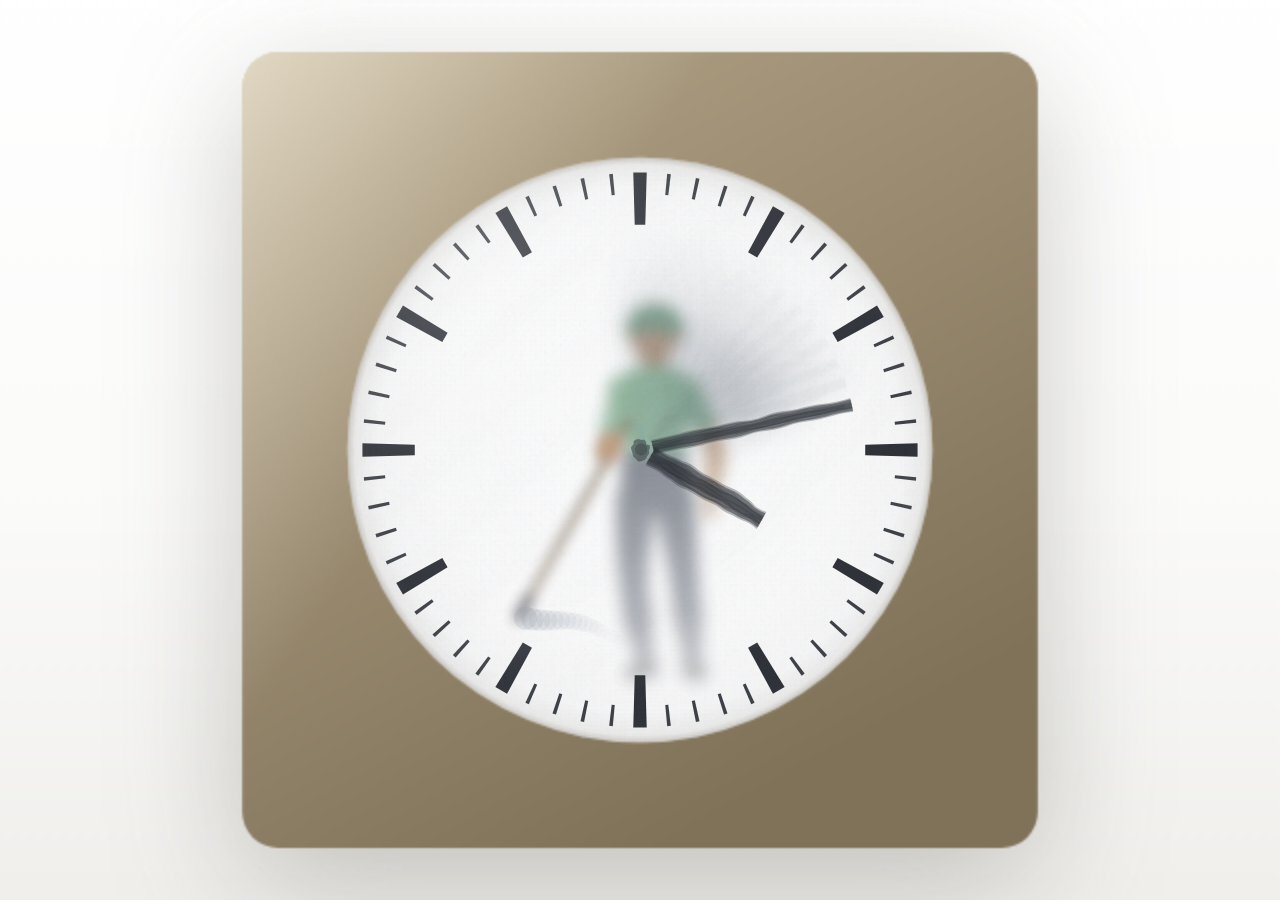
<file: clock/index.html>
<!doctype html>
<html lang="en">
<head>
<meta charset="utf-8" />
<meta name="viewport" content="width=device-width, initial-scale=1, viewport-fit=cover" />
<title>The Minute Painter</title>
<meta name="description" content="An analogue clock whose hands are wiped and repainted, every minute, by someone standing behind the glass." />
<meta name="theme-color" content="#ffffff" />
<meta name="color-scheme" content="light" />
<link rel="stylesheet" href="styles.css" />
</head>
<body>
  <main class="stage">
    <canvas id="glass" aria-hidden="true"></canvas>
    <p id="srtime" class="visually-hidden" role="status" aria-live="polite"></p>
    <noscript><p class="nojs">This clock is painted in real time and needs JavaScript to run.</p></noscript>
  </main>
  <!-- three.js r160 (UMD), vendored so the clock still runs offline. If it
       fails to load, the painter falls back to the flat renderer. -->
  <script src="js/vendor/three.min.js"></script>
  <script src="js/util.js"></script>
  <script src="js/rig.js"></script>
  <script src="js/draw2d.js"></script>
  <script src="js/skin3d.js"></script>
  <script src="js/figure3d.js"></script>
  <script src="js/schedule.js"></script>
  <script src="js/paint.js"></script>
  <script src="js/figure.js"></script>
  <script src="js/glass.js"></script>
  <script src="js/app.js"></script>
</body>
</html>
</file>
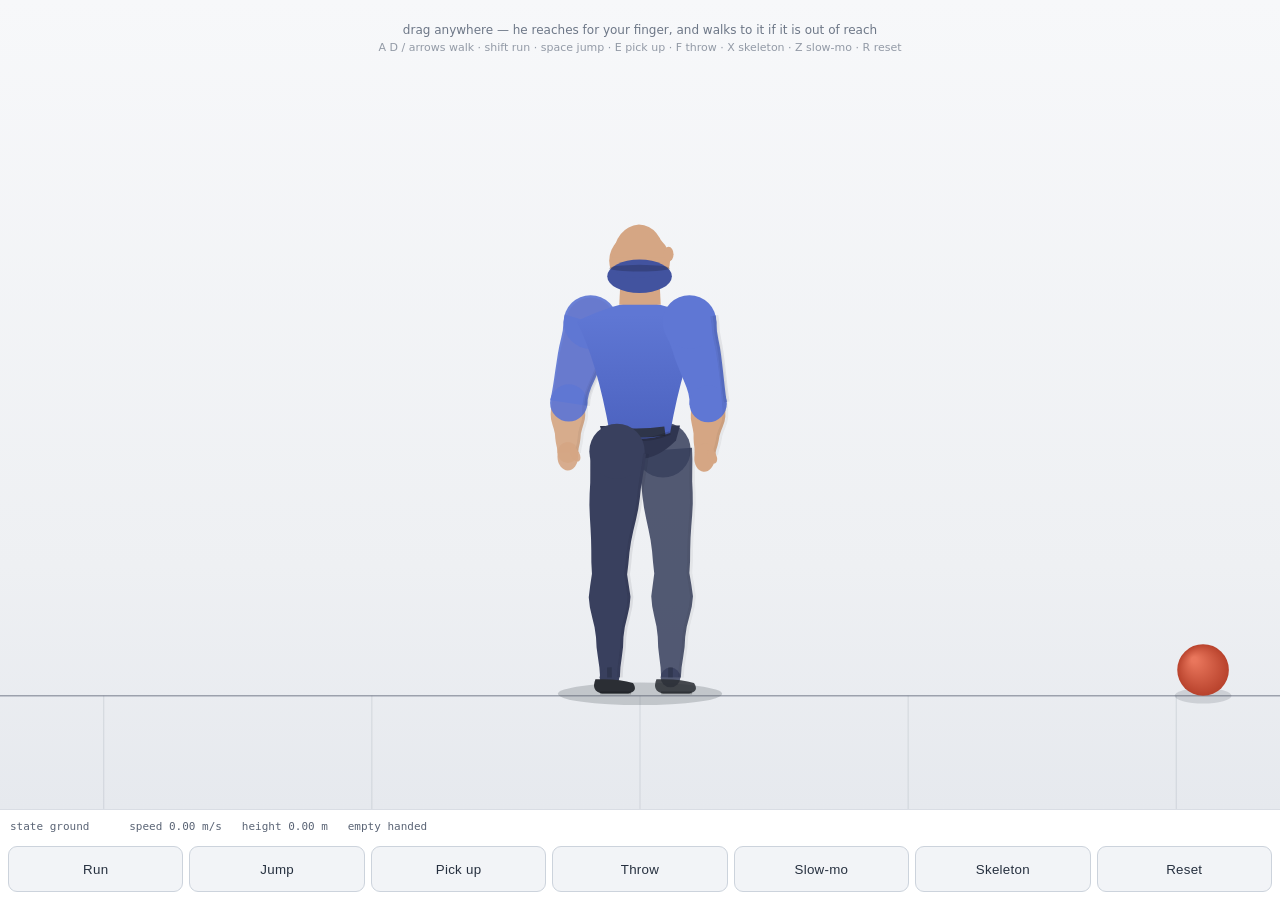
<file: clock/lab/index.html>
<!doctype html>
<html lang="en">
<head>
<meta charset="utf-8" />
<meta name="viewport" content="width=device-width, initial-scale=1, viewport-fit=cover, user-scalable=no" />
<title>Body Lab</title>
<meta name="description" content="Touch sandbox for the clock painter's rig: walk, run, jump, pick up and throw, with the balance model exposed." />
<meta name="theme-color" content="#eef0f3" />
<style>
  html, body { height: 100%; margin: 0; background: #eef0f3; color: #1c2029;
    font: 400 14px/1.4 ui-sans-serif, system-ui, -apple-system, "Segoe UI", sans-serif;
    overscroll-behavior: none; -webkit-user-select: none; user-select: none; }
  body { display: flex; flex-direction: column; }
  #stage { display: block; flex: 1 1 auto; touch-action: none; cursor: crosshair; }
  #bar { flex: 0 0 auto; display: flex; flex-wrap: wrap; gap: 6px; padding: 8px 8px calc(8px + env(safe-area-inset-bottom, 0px));
    background: #fff; border-top: 1px solid #d9dde4; align-items: center; }
  button { flex: 1 1 0; min-width: 74px; min-height: 46px; padding: 0 10px; font: 600 13px/1 inherit;
    letter-spacing: 0.02em; color: #26303f; background: #f2f4f7; border: 1px solid #ccd3dc;
    border-radius: 9px; cursor: pointer; -webkit-tap-highlight-color: transparent; }
  button:active { background: #e3e8ef; transform: translateY(1px); }
  button.on { background: #2f6df0; border-color: #2559c9; color: #fff; }
  #hud { flex: 1 0 100%; order: -1; padding: 2px 2px 6px; color: #5a6475;
    font: 400 11px/1.3 ui-monospace, Menlo, monospace; white-space: pre; overflow-x: auto; }
  .keys { opacity: 0.72; font-size: 11px; }
  #tip { position: absolute; top: calc(10px + env(safe-area-inset-top, 0px)); left: 0; right: 0; text-align: center;
    color: #6d7787; font-size: 12px; pointer-events: none; }
</style>
</head>
<body>
  <canvas id="stage"></canvas>
  <p id="tip">drag anywhere — he reaches for your finger, and walks to it if it is out of reach<br>
    <span class="keys">A D / arrows walk · shift run · space jump · E pick up · F throw · X skeleton · Z slow-mo · R reset</span></p>
  <div id="bar">
    <div id="hud">state —</div>
    <button id="run" type="button">Run</button>
    <button id="jump" type="button">Jump</button>
    <button id="grab" type="button">Pick up</button>
    <button id="throw" type="button">Throw</button>
    <button id="slow" type="button">Slow-mo</button>
    <button id="skel" type="button">Skeleton</button>
    <button id="reset" type="button">Reset</button>
  </div>
  <script src="../js/util.js"></script>
  <script src="../js/rig.js"></script>
  <script src="../js/draw2d.js"></script>
  <script src="../js/figure.js"></script>
  <script src="lab.js"></script>
</body>
</html>
</file>
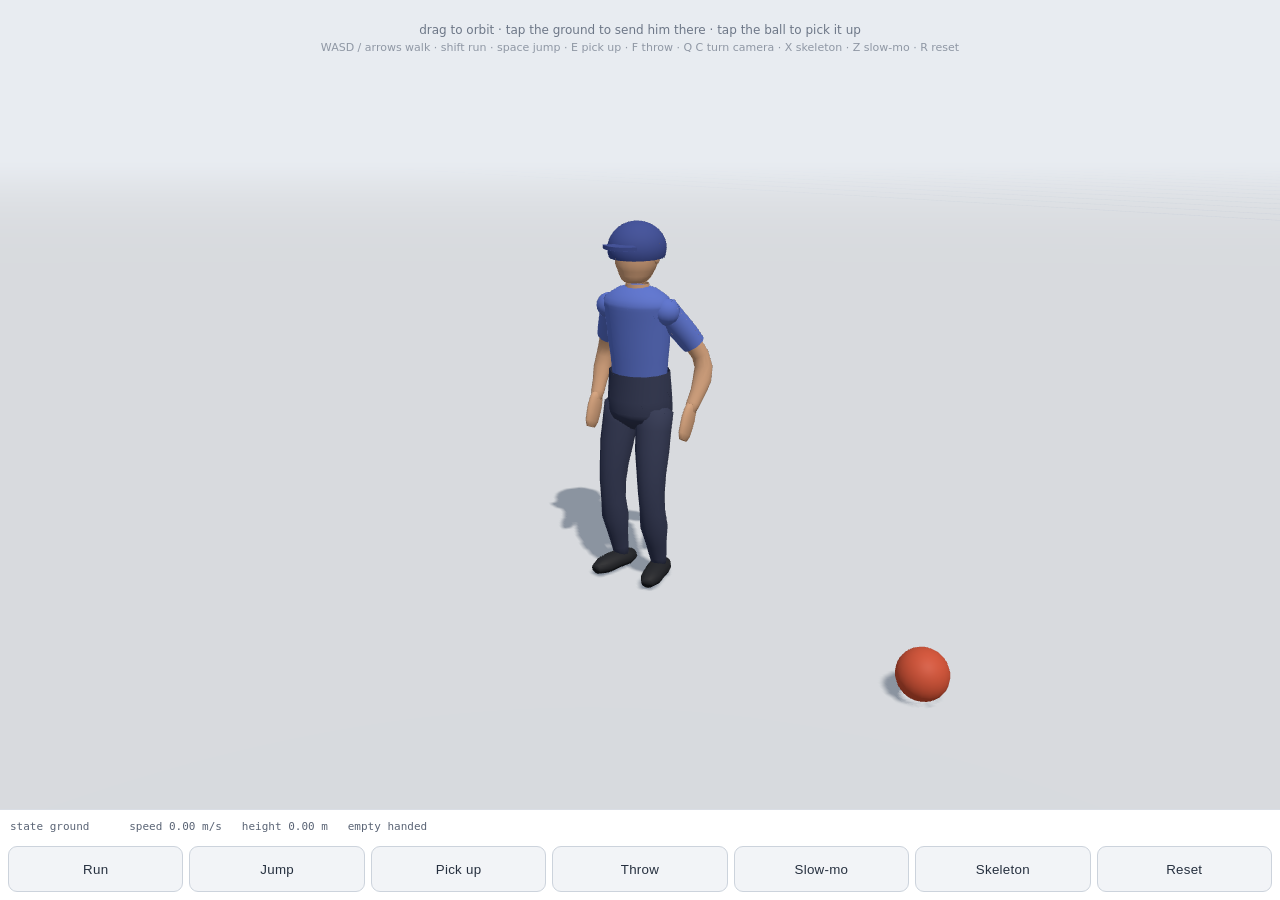
<file: clock/lab3d/index.html>
<!doctype html>
<html lang="en">
<head>
<meta charset="utf-8" />
<meta name="viewport" content="width=device-width, initial-scale=1, viewport-fit=cover, user-scalable=no" />
<title>Body Lab 3D</title>
<meta name="description" content="The clock painter's rig in three dimensions: orbit the camera, tap the ground to send him walking, and run, jump, pick up and throw." />
<meta name="theme-color" content="#e8ecf1" />
<style>
  html, body { height: 100%; margin: 0; background: #e8ecf1; color: #1c2029;
    font: 400 14px/1.4 ui-sans-serif, system-ui, -apple-system, "Segoe UI", sans-serif;
    overscroll-behavior: none; -webkit-user-select: none; user-select: none; }
  body { display: flex; flex-direction: column; }
  #stage { display: block; flex: 1 1 auto; touch-action: none; }
  #bar { flex: 0 0 auto; display: flex; flex-wrap: wrap; gap: 6px;
    padding: 8px 8px calc(8px + env(safe-area-inset-bottom, 0px));
    background: #fff; border-top: 1px solid #d9dde4; align-items: center; }
  button { flex: 1 1 0; min-width: 74px; min-height: 46px; padding: 0 10px; font: 600 13px/1 inherit;
    letter-spacing: 0.02em; color: #26303f; background: #f2f4f7; border: 1px solid #ccd3dc;
    border-radius: 9px; cursor: pointer; -webkit-tap-highlight-color: transparent; }
  button:active { background: #e3e8ef; transform: translateY(1px); }
  button.on { background: #2f6df0; border-color: #2559c9; color: #fff; }
  #hud { flex: 1 0 100%; order: -1; padding: 2px 2px 6px; color: #5a6475;
    font: 400 11px/1.3 ui-monospace, Menlo, monospace; white-space: pre; overflow-x: auto; }
  .keys { opacity: 0.72; font-size: 11px; }
  #tip { position: absolute; top: calc(10px + env(safe-area-inset-top, 0px)); left: 0; right: 0;
    text-align: center; color: #6d7787; font-size: 12px; pointer-events: none; padding: 0 16px; }
</style>
</head>
<body>
  <canvas id="stage"></canvas>
  <p id="tip">drag to orbit · tap the ground to send him there · tap the ball to pick it up<br>
    <span class="keys">WASD / arrows walk · shift run · space jump · E pick up · F throw · Q C turn camera · X skeleton · Z slow-mo · R reset</span></p>
  <div id="bar">
    <div id="hud">loading…</div>
    <button id="run" type="button">Run</button>
    <button id="jump" type="button">Jump</button>
    <button id="grab" type="button">Pick up</button>
    <button id="throw" type="button">Throw</button>
    <button id="slow" type="button">Slow-mo</button>
    <button id="skel" type="button">Skeleton</button>
    <button id="reset" type="button">Reset</button>
  </div>
  <!-- three.js r160 (UMD). Vendored so the lab runs offline and from file://;
       newer releases ship ESM only and cannot be loaded this way. -->
  <script src="../js/vendor/three.min.js"></script>
  <script src="../js/util.js"></script>
  <script src="../js/rig.js"></script>
  <script src="../js/skin3d.js"></script>
  <script src="lab3d.js"></script>
</body>
</html>
</file>
<file: clock/styles.css>
/* The page is only ever a mount for the pane. */
html, body {
  height: 100%;
  margin: 0;
  background: #ffffff;
  color: #1b1f26;
  font: 400 15px/1.5 "Iowan Old Style", "Palatino Linotype", Palatino, Georgia, serif;
  overscroll-behavior: none;
}

body {
  overflow: hidden;
}

.stage {
  position: fixed;
  inset: 0;
  display: block;
  background: #ffffff;
}

#glass {
  display: block;
  width: 100%;
  height: 100%;
  touch-action: manipulation;
}

.visually-hidden {
  position: absolute;
  width: 1px;
  height: 1px;
  margin: -1px;
  padding: 0;
  overflow: hidden;
  clip: rect(0 0 0 0);
  clip-path: inset(50%);
  white-space: nowrap;
  border: 0;
}

.nojs {
  position: fixed;
  inset: auto 0 0 0;
  padding: 16px;
  text-align: center;
  color: #5b6270;
}
</file>
